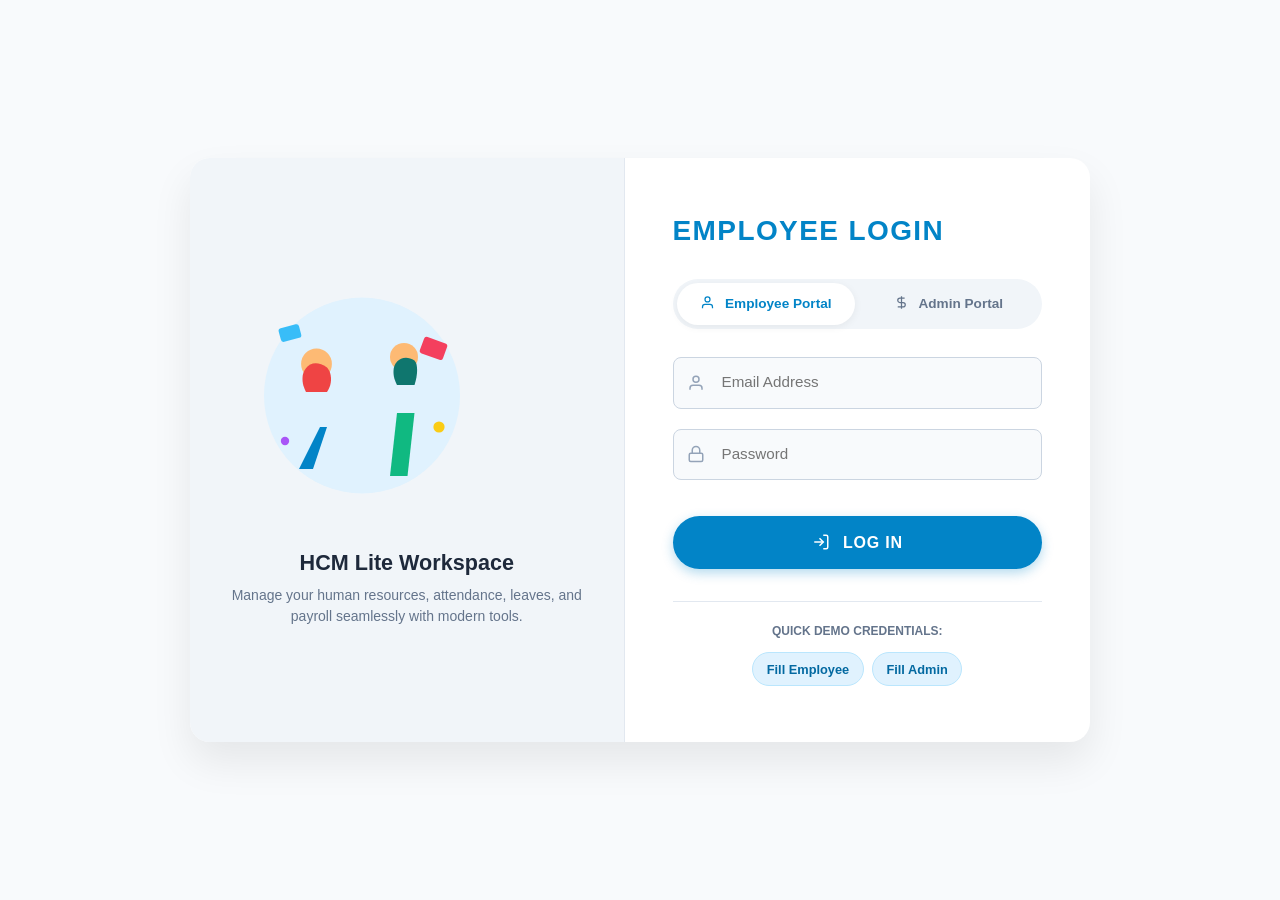
<file: index.html>
<!DOCTYPE html>
<html lang="en">
<head>
    <meta charset="UTF-8">
    <meta name="viewport" content="width=device-width, initial-scale=1.0">
    <title>HCM Lite — Sign In</title>
    <!-- Google Fonts for elite SaaS typography -->
    <link rel="preconnect" href="https://fonts.googleapis.com">
    <link rel="preconnect" href="https://fonts.gstatic.com" crossorigin>
    <link href="https://fonts.googleapis.com/css2?family=Inter:wght@400;500;600;700;800&display=swap" rel="stylesheet">
    
    <link rel="stylesheet" href="css/style.css">
    <link rel="stylesheet" href="css/components.css">
</head>
<body class="login-split-body">

    <div class="login-card-wrapper">
        <!-- Left Illustration & Branding Panel -->
        <div class="login-left-panel">
            <div class="illustration-content">
                <div class="welcome-vector-art">
                    <svg viewBox="0 0 400 350" fill="none" xmlns="http://www.w3.org/2000/svg">
                        <circle cx="200" cy="175" r="140" fill="#E0F2FE"/>
                        <path d="M140 220L110 280H130L150 220H140Z" fill="#0284C7"/>
                        <circle cx="135" cy="130" r="22" fill="#FDBA74"/>
                        <path d="M115 150C115 135 130 120 150 135C155 140 160 155 150 170H120C115 160 115 155 115 150Z" fill="#EF4444"/>
                        <path d="M250 200L240 290H265L275 200H250Z" fill="#10B981"/>
                        <circle cx="260" cy="120" r="20" fill="#FDBA74"/>
                        <path d="M245 140C245 125 260 115 275 125C280 130 280 145 275 160H250C245 150 245 145 245 140Z" fill="#0F766E"/>
                        <rect x="80" y="80" width="30" height="20" rx="4" transform="rotate(-15 80 80)" fill="#38BDF8"/>
                        <rect x="290" y="90" width="35" height="25" rx="4" transform="rotate(20 290 90)" fill="#F43F5E"/>
                        <circle cx="310" cy="220" r="8" fill="#FACC15"/>
                        <circle cx="90" cy="240" r="6" fill="#A855F7"/>
                    </svg>
                </div>
                <h2>HCM Lite Workspace</h2>
                <p>Manage your human resources, attendance, leaves, and payroll seamlessly with modern tools.</p>
            </div>
        </div>

        <!-- Right Form Panel -->
        <div class="login-right-panel">
            <div class="login-form-container">
                <h1 id="portalHeading" class="portal-main-title">EMPLOYEE LOGIN</h1>

                <!-- Top Role Switcher Tabs -->
                <div class="role-switcher-tabs">
                    <button type="button" class="role-tab active" data-role="employee">
                        <svg width="15" height="15" viewBox="0 0 24 24" fill="none" stroke="currentColor" stroke-width="2" style="margin-right: 6px; vertical-align: -2px;"><path d="M20 21v-2a4 4 0 0 0-4-4H8a4 4 0 0 0-4 4v2"/><circle cx="12" cy="7" r="4"/></svg>
                        Employee Portal
                    </button>
                    <button type="button" class="role-tab" data-role="admin">
                        <svg width="15" height="15" viewBox="0 0 24 24" fill="none" stroke="currentColor" stroke-width="2" style="margin-right: 6px; vertical-align: -2px;"><path d="M12 2v20M17 5H9.5a3.5 3.5 0 0 0 0 7h5a3.5 3.5 0 0 1 0 7H6"/></svg>
                        Admin Portal
                    </button>
                </div>

                <div id="loginError" class="alert-error" style="display: none;"></div>

                <form id="loginForm" class="clean-login-form">
                    <!-- Hidden input to hold active selected role -->
                    <input type="hidden" id="role" value="employee">

                    <div class="form-group">
                        <div class="input-with-icon">
                            <span class="field-icon">
                                <svg width="18" height="18" viewBox="0 0 24 24" fill="none" stroke="currentColor" stroke-width="2"><path d="M20 21v-2a4 4 0 0 0-4-4H8a4 4 0 0 0-4 4v2"/><circle cx="12" cy="7" r="4"/></svg>
                            </span>
                            <input type="email" id="email" class="clean-input-control" placeholder="Email Address" required autocomplete="email">
                        </div>
                    </div>

                    <div class="form-group">
                        <div class="input-with-icon">
                            <span class="field-icon">
                                <svg width="18" height="18" viewBox="0 0 24 24" fill="none" stroke="currentColor" stroke-width="2"><rect x="3" y="11" width="18" height="11" rx="2" ry="2"/><path d="M7 11V7a5 5 0 0 1 10 0v4"/></svg>
                            </span>
                            <input type="password" id="password" class="clean-input-control" placeholder="Password" required autocomplete="current-password">
                        </div>
                    </div>

                    <button type="submit" class="btn-pill-login">
                        <svg width="18" height="18" viewBox="0 0 24 24" fill="none" stroke="currentColor" stroke-width="2" style="margin-right: 8px; vertical-align: -3px;"><path d="M15 3h4a2 2 0 0 1 2 2v14a2 2 0 0 1-2 2h-4"/><polyline points="10 17 15 12 10 7"/><line x1="15" y1="12" x2="3" y2="12"/></svg>
                        LOG IN
                    </button>
                </form>

                <div class="demo-quick-access">
                    <span class="demo-hint">Quick Demo Credentials:</span>
                    <div class="demo-buttons-row">
                        <button type="button" class="btn-demo-pill demo-fill-btn" data-role="employee">Fill Employee</button>
                        <button type="button" class="btn-demo-pill demo-fill-btn" data-role="admin">Fill Admin</button>
                    </div>
                </div>
            </div>
        </div>
    </div>

    <!-- Congratulations Success Overlay Modal -->
    <div id="congratsOverlay" class="congrats-overlay">
        <div class="congrats-card">
            <div class="congrats-icon-wrap">
                <svg width="40" height="40" viewBox="0 0 24 24" fill="none" stroke="currentColor" stroke-width="2.5"><polyline points="20 6 9 17 4 12"/></svg>
            </div>
            <h2>Congratulations!</h2>
            <p>Welcome back, <span id="welcomeUserName">User</span>.</p>
            <span id="welcomeUserRole" class="badge badge-indigo">Workspace Ready</span>
            <div class="loading-bar"><div class="loading-progress"></div></div>
        </div>
    </div>

    <script src="js/Auth.js"></script>
</body>
</html>
</file>
<file: css/style.css>
/* ========================================
   HCM LITE — NEXUS DESIGN SYSTEM
   File: css/style.css
======================================== */

:root {
  color-scheme: light;

  /* Brand colors */
  --brand-navy: #0b1730;
  --brand-blue: #315eed;
  --brand-teal: #14b8a6;

  /* Light theme */
  --bg: #f5f7fc;
  --surface: #ffffff;
  --surface-raised: #ffffff;
  --text: #101828;
  --text-muted: #475467;
  --border: #e4e9f2;

  /* Status colors */
  --success: #15803d;
  --warning: #b45309;
  --danger: #dc2626;

  /* Shape and spacing */
  --radius-sm: 8px;
  --radius-md: 12px;
  --radius-lg: 16px;

  --space-1: 4px;
  --space-2: 8px;
  --space-3: 12px;
  --space-4: 16px;
  --space-5: 24px;
  --space-6: 32px;

  /* Effects */
  --shadow-card: 0 4px 18px rgb(16 24 40 / 5%);
  --transition: 180ms ease;
}

/* Dark theme */
[data-theme="dark"] {
  color-scheme: dark;

  --bg: #0b1120;
  --surface: #151f32;
  --surface-raised: #1c2940;
  --text: #f1f5f9;
  --text-muted: #b0bcd0;
  --border: #2b3950;

  --brand-blue: #7c9bff;
  --success: #4ade80;
  --warning: #fbbf24;
  --danger: #f87171;

  --shadow-card: 0 4px 18px rgb(0 0 0 / 15%);
}

/* Consistent box sizing */
* {
  box-sizing: border-box;
}

html {
  min-height: 100%;
  scroll-behavior: smooth;
}

body {
  margin: 0;
  min-height: 100vh;
  background: var(--bg);
  color: var(--text);
  font-family: Inter, -apple-system, BlinkMacSystemFont, "Segoe UI", sans-serif;
  font-size: 14px;
  line-height: 1.5;
  transition: background-color var(--transition), color var(--transition);
}

/* Basic elements */
button, input, select, textarea {
  font: inherit;
}

button {
  cursor: pointer;
}

button:focus-visible,
a:focus-visible,
input:focus-visible,
select:focus-visible,
textarea:focus-visible {
  outline: 3px solid var(--brand-blue);
  outline-offset: 3px;
}

a {
  color: inherit;
  text-decoration: none;
}

img, svg {
  max-width: 100%;
}

h1, h2, h3, p {
  margin-top: 0;
}

h1 {
  font-size: clamp(1.7rem, 3vw, 2.2rem);
  line-height: 1.2;
  letter-spacing: -0.04em;
}

h2 {
  font-size: 1.25rem;
  line-height: 1.35;
}

h3 {
  font-size: 1rem;
}

button:disabled {
  cursor: not-allowed;
  opacity: 0.55;
}

/* Reusable utilities */
.muted {
  color: var(--text-muted);
}

.card {
  background: var(--surface);
  border: 1px solid var(--border);
  border-radius: var(--radius-lg);
  box-shadow: var(--shadow-card);
}

[hidden] {
  display: none !important;
}

/* Respect reduced-motion preferences */
@media (prefers-reduced-motion: reduce) {
  *, *::before, *::after {
    scroll-behavior: auto !important;
    animation-duration: 0.01ms !important;
    animation-iteration-count: 1 !important;
    transition-duration: 0.01ms !important;
  }
}

/* ==========================================
   Split Login Screen Design (Figma Style)
   ========================================== */
.login-split-body {
    margin: 0;
    min-height: 100vh;
    display: flex;
    align-items: center;
    justify-content: center;
    background: #f8fafc;
    font-family: 'Segoe UI', Tahoma, Geneva, Verdana, sans-serif;
}

.login-card-wrapper {
    display: flex;
    width: 900px;
    max-width: 95%;
    background: #ffffff;
    border-radius: 20px;
    box-shadow: 0 20px 40px rgba(0, 0, 0, 0.08);
    overflow: hidden;
}

.login-left-panel {
    flex: 1;
    background: #f1f5f9;
    padding: 3rem 2rem;
    display: flex;
    flex-direction: column;
    align-items: center;
    justify-content: center;
    text-align: center;
    border-right: 1px solid #e2e8f0;
}

.welcome-vector-art {
    width: 100%;
    max-width: 280px;
    margin-bottom: 1.5rem;
}

.login-left-panel h2 {
    font-size: 1.35rem;
    color: #1e293b;
    margin: 0 0 0.5rem 0;
    font-weight: 700;
}

.login-left-panel p {
    font-size: 0.875rem;
    color: #64748b;
    margin: 0;
    line-height: 1.5;
}

.login-right-panel {
    flex: 1;
    padding: 3.5rem 3rem;
    display: flex;
    flex-direction: column;
    justify-content: center;
}

.portal-main-title {
    font-size: 1.75rem;
    color: #0284c7;
    font-weight: 800;
    letter-spacing: 0.05em;
    margin-top: 0;
    margin-bottom: 2rem;
}

.clean-login-form .form-group {
    margin-bottom: 1.25rem;
}

.input-with-icon {
    position: relative;
    display: flex;
    align-items: center;
}

.field-icon {
    position: absolute;
    left: 14px;
    color: #94a3b8;
    display: flex;
    align-items: center;
    z-index: 2;
}

.clean-input-control {
    width: 100%;
    padding: 0.85rem 1rem 0.85rem 3rem;
    background: #f8fafc;
    border: 1px solid #cbd5e1;
    border-radius: 8px;
    font-size: 0.95rem;
    color: #1e293b;
    transition: all 0.2s ease;
    box-sizing: border-box;
}

.clean-input-control:focus {
    outline: none;
    border-color: #0284c7;
    background: #ffffff;
    box-shadow: 0 0 0 3px rgba(2, 132, 199, 0.15);
}

.btn-pill-login {
    width: 100%;
    padding: 0.9rem;
    background: #0284c7;
    color: #ffffff;
    border: none;
    border-radius: 50px;
    font-size: 1rem;
    font-weight: 700;
    letter-spacing: 0.05em;
    cursor: pointer;
    box-shadow: 0 4px 12px rgba(2, 132, 199, 0.3);
    transition: background 0.2s ease, transform 0.1s ease;
    margin-top: 1rem;
}

.btn-pill-login:hover {
    background: #0369a1;
}

/* Role Switcher Tabs */
.role-switcher-tabs {
    display: flex;
    background: #f1f5f9;
    padding: 4px;
    border-radius: 50px;
    margin-bottom: 1.75rem;
    gap: 4px;
}

.role-tab {
    flex: 1;
    background: transparent;
    border: none;
    padding: 0.65rem 1rem;
    font-size: 0.85rem;
    font-weight: 600;
    color: #64748b;
    border-radius: 40px;
    cursor: pointer;
    transition: all 0.2s ease;
}

.role-tab.active {
    background: #ffffff;
    color: #0284c7;
    box-shadow: 0 2px 8px rgba(0, 0, 0, 0.06);
}

.role-tab:hover:not(.active) {
    color: #1e293b;
}

/* Demo quick buttons */
.demo-quick-access {
    margin-top: 2rem;
    padding-top: 1.25rem;
    border-top: 1px solid #e2e8f0;
    text-align: center;
}

.demo-hint {
    display: block;
    font-size: 0.75rem;
    font-weight: 600;
    color: #64748b;
    margin-bottom: 0.75rem;
    text-transform: uppercase;
}

.demo-buttons-row {
    display: flex;
    gap: 0.5rem;
    justify-content: center;
}

.btn-demo-pill {
    padding: 0.4rem 0.85rem;
    background: #e0f2fe;
    color: #0369a1;
    border: 1px solid #bae6fd;
    border-radius: 20px;
    font-size: 0.8rem;
    font-weight: 600;
    cursor: pointer;
    transition: all 0.2s ease;
}

.btn-demo-pill:hover {
    background: #bae6fd;
}

.alert-error {
    background: #fee2e2;
    border: 1px solid #fecaca;
    color: #b91c1c;
    padding: 0.75rem;
    border-radius: 8px;
    font-size: 0.85rem;
    margin-bottom: 1.25rem;
}

/* ==========================================
   HCM Lite — Elite SaaS Sidebar Styling
   ========================================== */
.sidebar, .app-sidebar, aside {
    background: #090e17 !important;
    border-right: 1px solid rgba(255, 255, 255, 0.06);
    padding: 1.5rem 1rem;
    display: flex;
    flex-direction: column;
    justify-content: space-between;
    font-family: 'Inter', -apple-system, sans-serif;
}

.sidebar nav a, 
.sidebar-nav-item, 
aside a {
    display: flex;
    align-items: center;
    gap: 0.85rem;
    padding: 0.75rem 1rem;
    color: #94a3b8;
    font-size: 0.875rem;
    font-weight: 500;
    border-radius: 10px;
    text-decoration: none;
    transition: all 0.2s cubic-bezier(0.4, 0, 0.2, 1);
    margin-bottom: 0.35rem;
    position: relative;
}

.sidebar nav a:hover, 
.sidebar-nav-item:hover, 
aside a:hover {
    color: #f8fafc;
    background: rgba(255, 255, 255, 0.04);
    transform: translateX(2px);
}

.sidebar nav a.active, 
.sidebar-nav-item.active, 
aside a.active {
    color: #ffffff;
    background: linear-gradient(135deg, rgba(99, 102, 241, 0.2), rgba(79, 70, 229, 0.25));
    border: 1px solid rgba(99, 102, 241, 0.35);
    box-shadow: 0 4px 12px rgba(99, 102, 241, 0.15);
    font-weight: 600;
}

.sidebar nav a svg, 
.sidebar-nav-item svg, 
aside a svg {
    width: 18px;
    height: 18px;
    color: #64748b;
    transition: color 0.2s ease;
    flex-shrink: 0;
}

.sidebar nav a:hover svg, 
.sidebar-nav-item:hover svg, 
aside a:hover svg {
    color: #38bdf8;
}

.sidebar nav a.active svg, 
.sidebar-nav-item.active svg, 
aside a.active svg {
    color: #818cf8;
}

.sidebar-brand {
    display: flex;
    align-items: center;
    gap: 0.75rem;
    padding: 0.5rem 0.5rem 1.5rem 0.5rem;
    border-bottom: 1px solid rgba(255, 255, 255, 0.06);
    margin-bottom: 1.5rem;
}

.sidebar-brand h3 {
    font-size: 1rem;
    font-weight: 700;
    color: #ffffff;
    margin: 0;
}

.sidebar-brand p {
    font-size: 0.75rem;
    color: #64748b;
    margin: 0;
}

/* Congratulations Overlay Modal */
.congrats-overlay {
    position: fixed; top: 0; left: 0; width: 100%; height: 100%;
    background: rgba(15, 23, 42, 0.85); backdrop-filter: blur(8px);
    display: flex; align-items: center; justify-content: center; z-index: 9999;
    opacity: 0; pointer-events: none; transition: opacity 0.3s ease;
}
.congrats-overlay.active { opacity: 1; pointer-events: auto; }
.congrats-card {
    background: #1e293b; border: 1px solid rgba(99, 102, 241, 0.3); border-radius: 20px;
    padding: 2.5rem; text-align: center; max-width: 380px; width: 90%; box-shadow: 0 25px 50px rgba(0,0,0,0.5);
    color: #fff;
}
.congrats-icon-wrap {
    width: 64px; height: 64px; background: rgba(16, 185, 129, 0.15); color: #34d399;
    border-radius: 50%; display: flex; align-items: center; justify-content: center; margin: 0 auto 1.25rem auto;
}
.badge { display: inline-block; padding: 0.25rem 0.75rem; font-size: 0.75rem; font-weight: 600; border-radius: 9999px; }
.badge-indigo { background: rgba(99, 102, 241, 0.15); color: #818cf8; border: 1px solid rgba(99, 102, 241, 0.3); }

.loading-bar {
    width: 100%; height: 4px; background: rgba(255, 255, 255, 0.1); border-radius: 2px; margin-top: 1.5rem; overflow: hidden;
}
.loading-progress {
    width: 100%; height: 100%; background: linear-gradient(90deg, #6366f1, #34d399);
    transform: translateX(-100%); animation: progressAnim 1.5s linear forwards;
}
@keyframes progressAnim {
    0% { transform: translateX(-100%); }
    100% { transform: translateX(0%); }
}

@media (max-width: 768px) {
    .login-card-wrapper { flex-direction: column; width: 100%; margin: 1rem; }
    .login-left-panel { display: none; }
    .login-right-panel { padding: 2rem; }
}
</file>
<file: css/components.css>
/* HCM Lite — Reusable UI components */

.container {
  width: min(100% - 32px, 1600px);
  margin-inline: auto;
}

.card {
  padding: 20px;
  min-width: 0;
}

.card-header {
  display: flex;
  align-items: center;
  justify-content: space-between;
  gap: 12px;
  margin-bottom: 18px;
}

.card-header h2,
.card-header h3 {
  margin: 0;
}

.btn {
  display: inline-flex;
  align-items: center;
  justify-content: center;
  gap: 8px;

  min-height: 40px;
  padding: 9px 15px;

  border: 1px solid transparent;
  border-radius: var(--radius-sm);

  font-weight: 600;
  transition:
    background-color var(--transition),
    border-color var(--transition),
    transform var(--transition);
}

.btn:hover {
  transform: translateY(-1px);
}

.btn-primary {
  background: var(--brand-blue);
  color: #fff;
}

.btn-primary:hover {
  filter: brightness(0.95);
}

.btn-secondary {
  background: var(--surface-raised);
  border-color: var(--border);
  color: var(--text);
}

.btn-secondary:hover {
  background: var(--bg);
}

.btn-danger {
  background: var(--danger);
  color: #fff;
}

.form-control {
  width: 100%;
  min-height: 42px;
  padding: 10px 12px;

  color: var(--text);
  background: var(--surface);

  border: 1px solid var(--border);
  border-radius: var(--radius-sm);
}

.form-control::placeholder {
  color: var(--text-muted);
}

.form-label {
  display: block;
  margin-bottom: 6px;
  font-weight: 600;
}

.form-group {
  margin-bottom: 16px;
}

.status {
  display: inline-flex;
  align-items: center;
  gap: 6px;

  padding: 4px 10px;
  border-radius: 999px;

  font-size: 12px;
  font-weight: 650;
  white-space: nowrap;
}

.status-present,
.status-approved {
  background: #dcfce7;
  color: #166534;
}

.status-late,
.status-pending {
  background: #fef3c7;
  color: #92400e;
}

.status-absent,
.status-rejected {
  background: #fee2e2;
  color: #991b1b;
}

.status-leave {
  background: #dbeafe;
  color: #1e40af;
}

[data-theme="dark"] .status-present,
[data-theme="dark"] .status-approved {
  background: #123b2a;
  color: #86efac;
}

[data-theme="dark"] .status-late,
[data-theme="dark"] .status-pending {
  background: #473414;
  color: #fcd34d;
}

[data-theme="dark"] .status-absent,
[data-theme="dark"] .status-rejected {
  background: #471f28;
  color: #fca5a5;
}

[data-theme="dark"] .status-leave {
  background: #1d3157;
  color: #bfdbfe;
}

.table-wrap {
  width: 100%;
  overflow-x: auto;
}

.data-table {
  width: 100%;
  border-collapse: collapse;
  text-align: left;
}

.data-table th,
.data-table td {
  padding: 13px 12px;
  border-bottom: 1px solid var(--border);
}

.data-table th {
  color: var(--text-muted);
  font-size: 12px;
  font-weight: 650;
  white-space: nowrap;
}

.data-table tbody tr:hover {
  background: var(--bg);
}

.empty-state {
  padding: 32px 16px;
  text-align: center;
  color: var(--text-muted);
}
</file>
